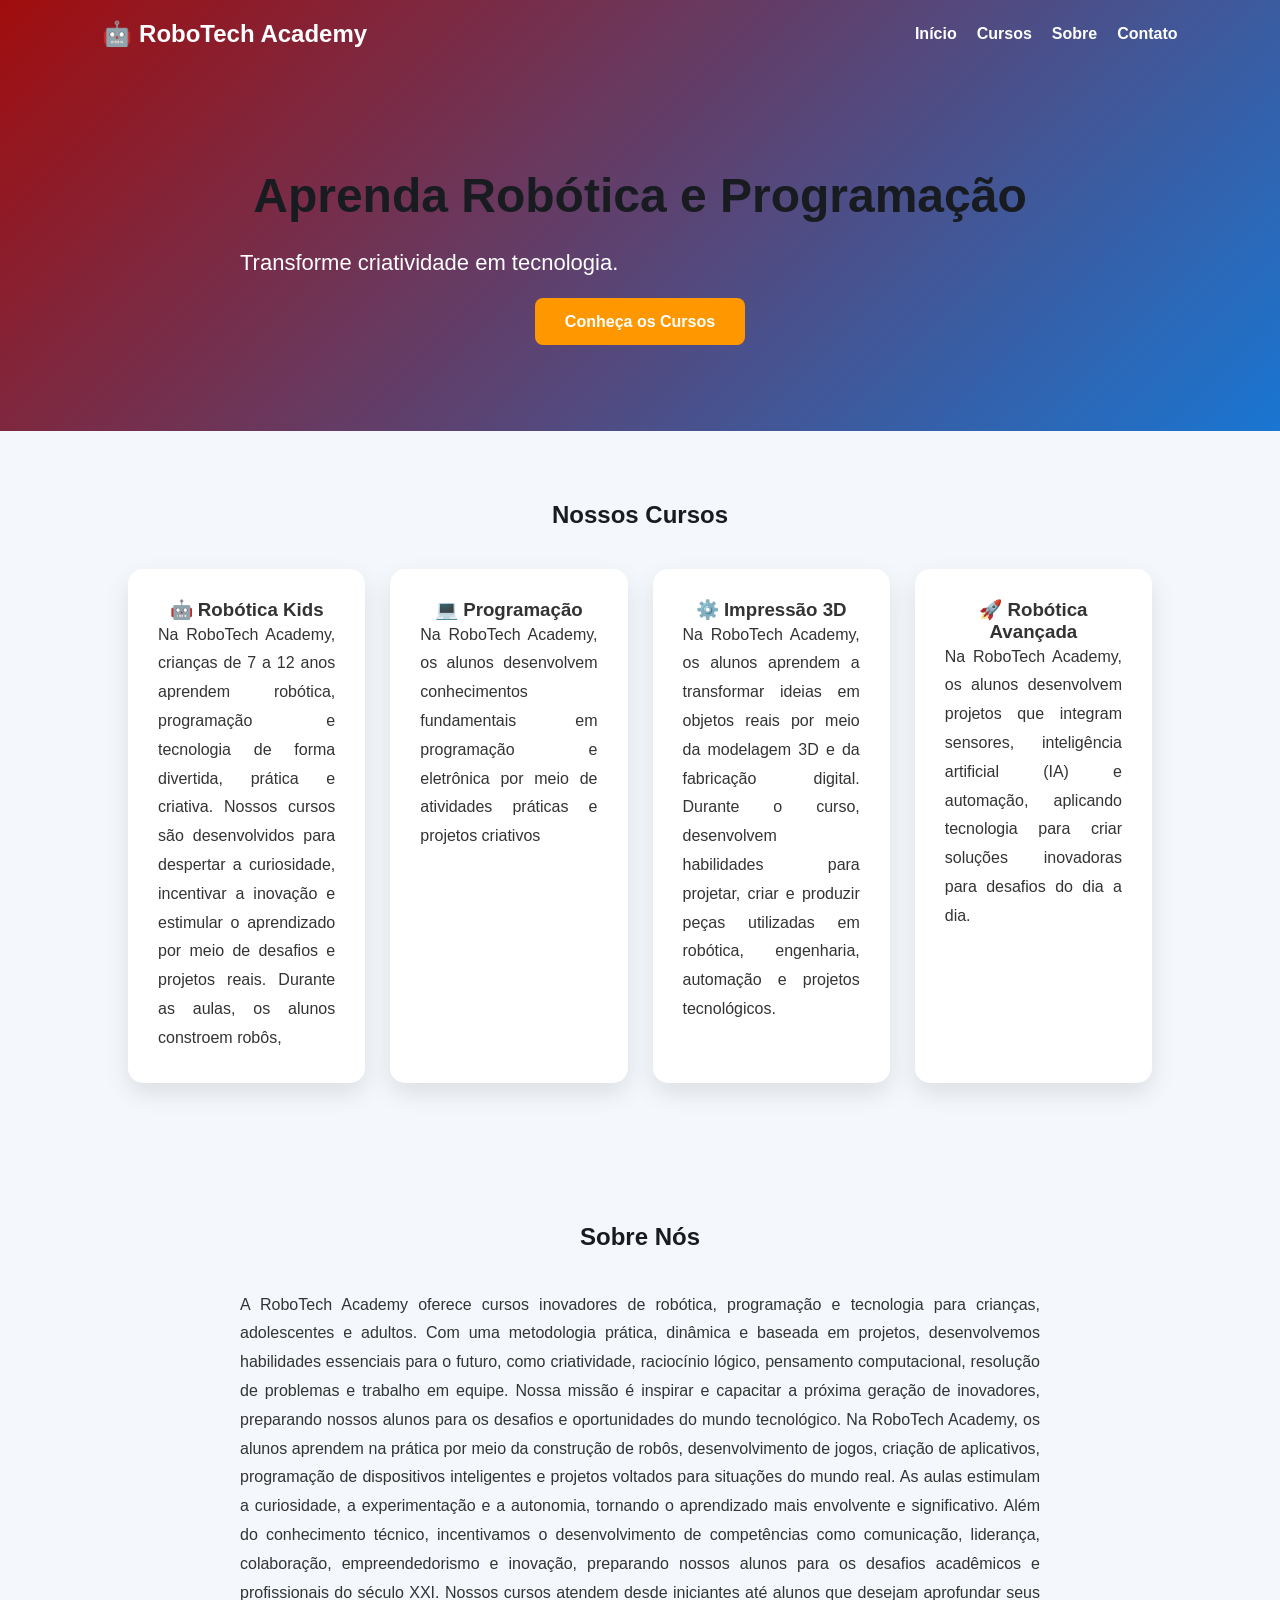
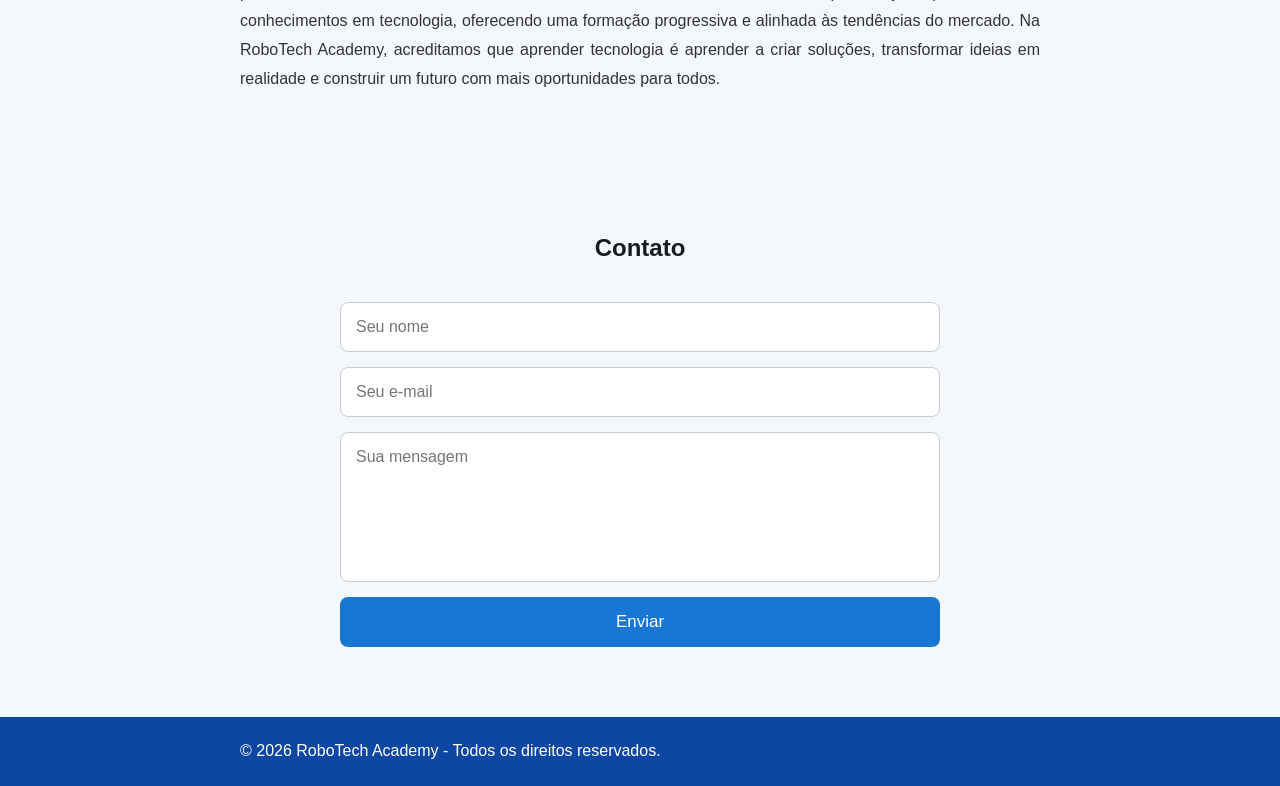
<file: escola robotica/index.html>
<!DOCTYPE html>
<html lang="pt-BR">
<head>
    <meta charset="UTF-8">
    <meta name="viewport" content="width=device-width, initial-scale=1.0">
    <title>RoboTech Academy</title>
    <link rel="stylesheet" href="style.css">
</head>
<body>

<header>
    <nav>
        <h1>🤖 RoboTech Academy</h1>
        <ul>
            <li><a href="#inicio">Início</a></li>
            <li><a href="#cursos">Cursos</a></li>
            <li><a href="#sobre">Sobre</a></li>
            <li><a href="#contato">Contato</a></li>
        </ul>
    </nav>

    <section id="inicio" class="hero">
        <h2>Aprenda Robótica e Programação</h2>
        <p>Transforme criatividade em tecnologia.</p>
        <a href="#cursos" class="botao">Conheça os Cursos</a>
    </section>
</header>

<main>

<section id="cursos">
    <h2>Nossos Cursos</h2>

    <div class="cards">

        <div class="card">
            <h3>🤖 Robótica Kids</h3>
            <p style="text-align: justify"> Na RoboTech Academy, crianças de 7 a 12 anos aprendem robótica, programação e tecnologia de forma divertida, prática e criativa. Nossos cursos são desenvolvidos para despertar a curiosidade, incentivar a inovação e estimular o aprendizado por meio de desafios e projetos reais.

Durante as aulas, os alunos constroem robôs, </p>
        </div>

        <div class="card">
            <h3>💻 Programação</h3>
            <p>Na RoboTech Academy, os alunos desenvolvem conhecimentos fundamentais em programação e eletrônica por meio de atividades práticas e projetos criativos</p>
        </div>

        <div class="card">
            <h3>⚙️ Impressão 3D</h3>
            <p>Na RoboTech Academy, os alunos aprendem a transformar ideias em objetos reais por meio da modelagem 3D e da fabricação digital. Durante o curso, desenvolvem habilidades para projetar, criar e produzir peças utilizadas em robótica, engenharia, automação e projetos tecnológicos.</p>
        </div>

        <div class="card">
            <h3>🚀 Robótica Avançada</h3>
            <p>Na RoboTech Academy, os alunos desenvolvem projetos que integram sensores, inteligência artificial (IA) e automação, aplicando tecnologia para criar soluções inovadoras para desafios do dia a dia.</p>
        </div>

    </div>
</section>

<section id="sobre">
    <h2>Sobre Nós</h2>
<p>A RoboTech Academy oferece cursos inovadores de robótica, programação e tecnologia para crianças, adolescentes e adultos. Com uma metodologia prática, dinâmica e baseada em projetos, desenvolvemos habilidades essenciais para o futuro, como criatividade, raciocínio lógico, pensamento computacional, resolução de problemas e trabalho em equipe.

Nossa missão é inspirar e capacitar a próxima geração de inovadores, preparando nossos alunos para os desafios e oportunidades do mundo tecnológico.

Na RoboTech Academy, os alunos aprendem na prática por meio da construção de robôs, desenvolvimento de jogos, criação de aplicativos, programação de dispositivos inteligentes e projetos voltados para situações do mundo real. As aulas estimulam a curiosidade, a experimentação e a autonomia, tornando o aprendizado mais envolvente e significativo.

Além do conhecimento técnico, incentivamos o desenvolvimento de competências como comunicação, liderança, colaboração, empreendedorismo e inovação, preparando nossos alunos para os desafios acadêmicos e profissionais do século XXI.

Nossos cursos atendem desde iniciantes até alunos que desejam aprofundar seus conhecimentos em tecnologia, oferecendo uma formação progressiva e alinhada às tendências do mercado.

Na RoboTech Academy, acreditamos que aprender tecnologia é aprender a criar soluções, transformar ideias em realidade e construir um futuro com mais oportunidades para todos.</p>
</section>

<section id="contato">
    <h2>Contato</h2>

    <form>
        <input type="text" placeholder="Seu nome" required>

        <input type="email" placeholder="Seu e-mail" required>

        <textarea placeholder="Sua mensagem"></textarea>

        <button type="submit">Enviar</button>
    </form>
</section>

</main>

<footer>
    <p>© 2026 RoboTech Academy - Todos os direitos reservados.</p>
</footer>

</body>
</html>
</file>
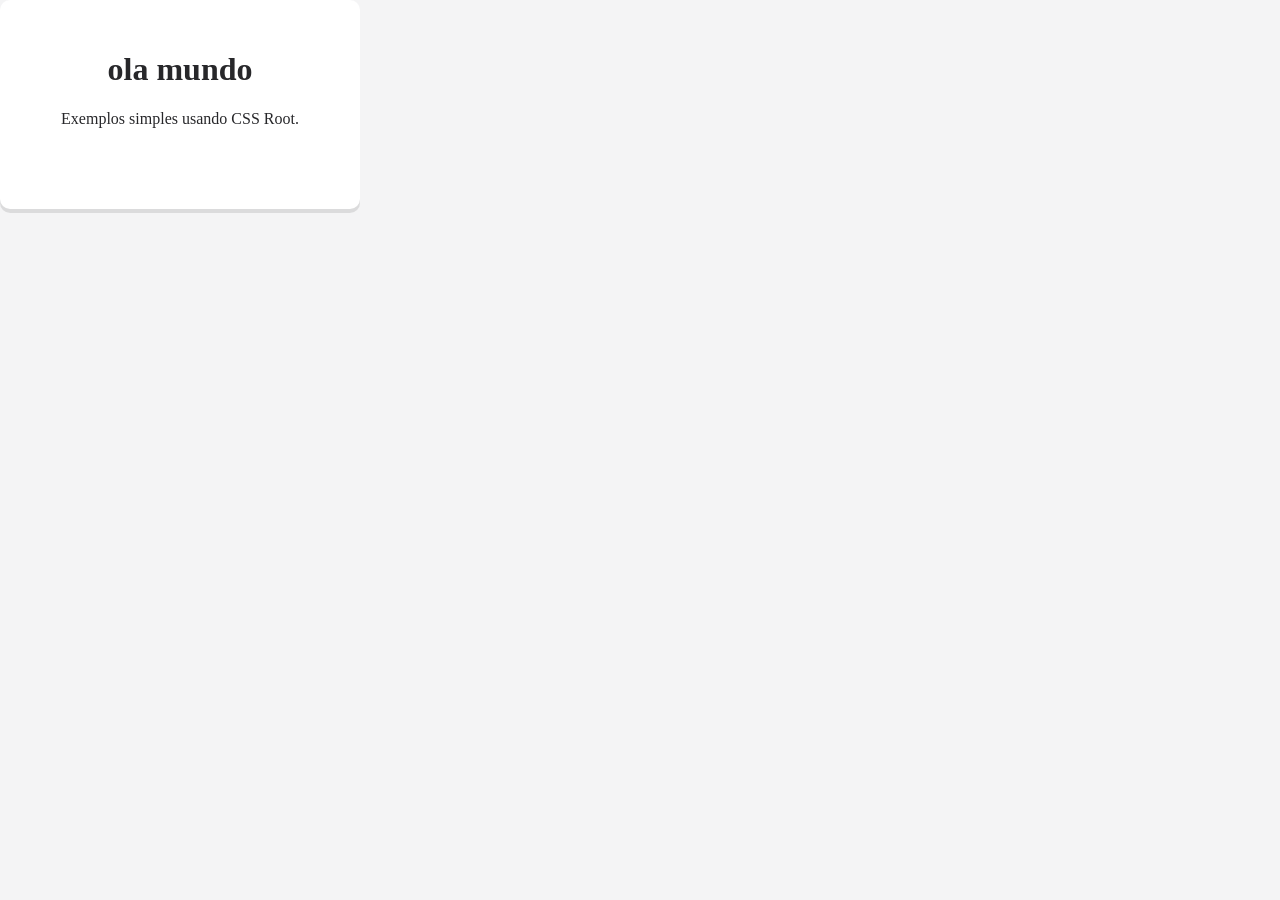
<file: variaveis/index.html>
<!DOCTYPE html>
<html lang="en">
<head>
    <meta charset="UTF-8">
    <meta name="viewport" content="width=device-width, initial-scale=1.0">
<link rel="stylesheet" href="style.css">
    <title>Document</title>
</head>
<body>
    <div class="caixa">
    <h1>ola mundo</h1>

    <p>Exemplos simples usando CSS Root.</p>

    <button>Clique Aqui</button>
    </div>
</body>
</html>
</file>
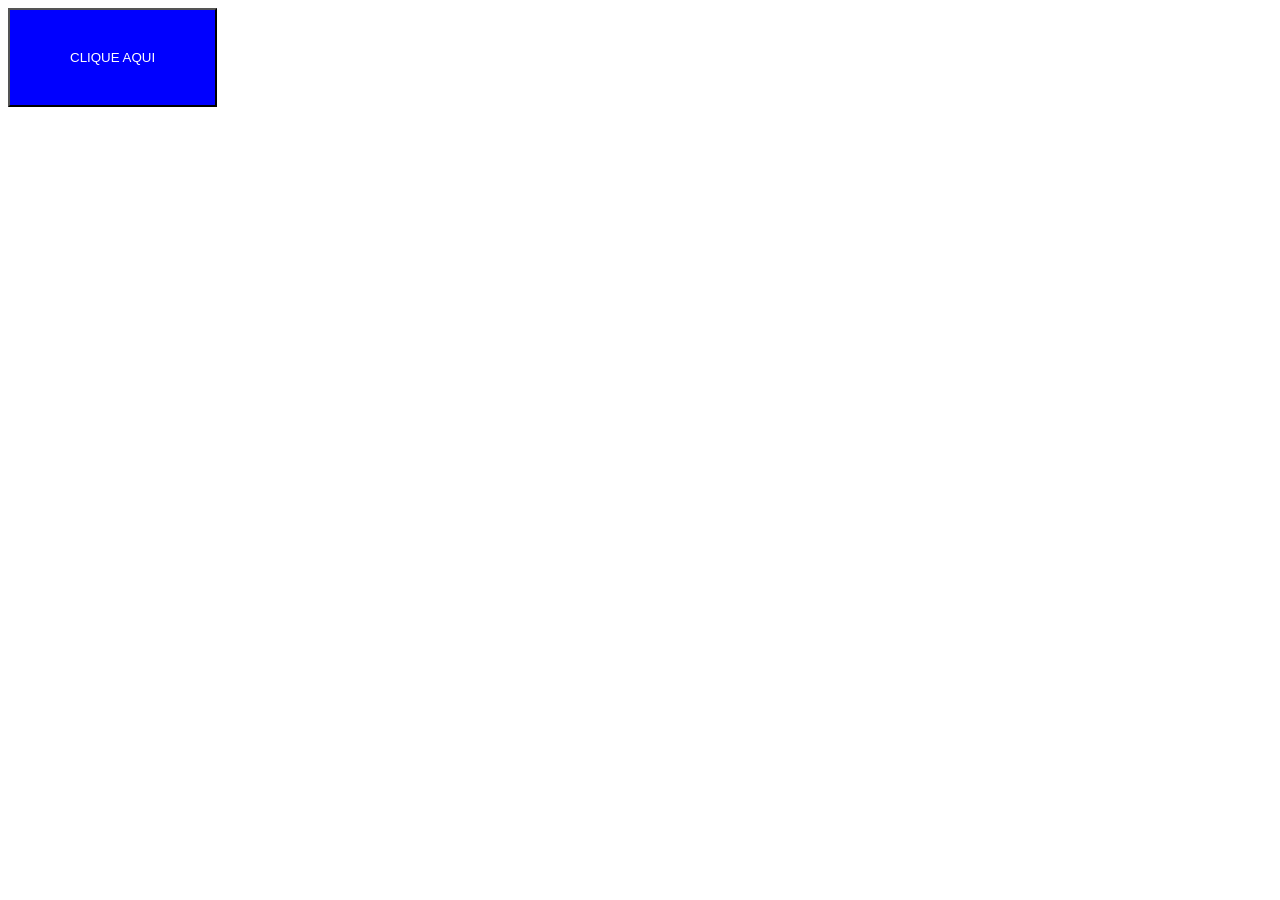
<file: portfólio-Rcaso/atividade.html>
<!DOCTYPE html>
<html lang="en">
<head>
    <meta charset="UTF-8">
    <meta name="viewport" content="width=device-width, initial-scale=1.0">
    <link rel="stylesheet" href="atividade.css">
    <title>Document</title>
</head>
<body>
    <button>CLIQUE AQUI</button>
</body>
</html>
</file>
<file: escola robotica/style.css>
*{
    margin:0;
    padding:0;
    box-sizing:border-box;
    font-family:Arial, Helvetica, sans-serif;
}

body{
    background:#f4f7fb;
    color:#333;
}

header{
    background:linear-gradient(135deg,#a10d0d,#1976d2);
    color:white;
}

nav{
    display:flex;
    justify-content:space-between;
    align-items:center;
    padding:20px 8%;
}

nav ul{
    display:flex;
    list-style:none;
    gap:20px;
}

nav a{
    color:white;
    text-decoration:none;
    font-weight:bold;
}

.hero{
    text-align:center;
    padding:100px 20px;
}

.hero h2{
    font-size:48px;
    margin-bottom:20px;
}

.hero p{
    font-size:22px;
    margin-bottom:30px;
}

.botao{
    background:#ff9800;
    color:white;
    padding:15px 30px;
    text-decoration:none;
    border-radius:8px;
    font-weight:bold;
    transition:.3s;
}

.botao:hover{
    background:#fb8c00;
}

section{
    padding:70px 10%;
}

section h2{
    text-align:center;
    margin-bottom:40px;
    color:#181c21;
}

.cards{
    display:grid;
    grid-template-columns:repeat(auto-fit,minmax(220px,1fr));
    gap:25px;
}

p {
    text-align: justify;
    line-height: 1.8;
    max-width: 800px;
    margin: 0 auto;
}

.card{
    background:white;
    padding:30px;
    border-radius:15px;
    text-align:center;
    box-shadow:0 10px 25px rgba(0,0,0,.1);
    transition:.3s;
}

.card:hover{
    transform:translateY(-8px);
}

form{
    max-width:600px;
    margin:auto;
    display:flex;
    flex-direction:column;
    gap:15px;
}

input, textarea{
    padding:15px;
    border:1px solid #ccc;
    border-radius:8px;
    font-size:16px;
}

textarea{
    height:150px;
    resize:none;
}

button{
    padding:15px;
    background:#1976d2;
    color:white;
    border:none;
    border-radius:8px;
    cursor:pointer;
    font-size:17px;
}

button:hover{
    background:#0d47a1;
}

footer{
    background:#0d47a1;
    color:white;
    text-align:center;
    padding:20px;
}
</file>
<file: variaveis/style.css>
:root{
--cor-primaria:
--cor-secundaria:#6366f1;
--cor-fundo:#f4f4f5;
--cor-texto:#27272a;
--cor-branca:#ffffff;

--fonte-principal: Arial, sans-serif;

--borda-radius: 10px;
--sombra: 0 4px rgba(0, 0, 0,0.1);
}

body {
    margin: 0;
    padding: 0;
    font-family: var(--cor-branca);
    background-color: var(--cor-fundo);
    color: var( --cor-texto);

    display: flex;
    justify-self: center;
    align-items: center;

}


.caixa{
    background-color: var(--cor-branca);
    padding: 30px;
    border-radius: var(--borda-radius);
    box-shadow: var(--sombra);
    text-align: center;
    width: 300px;
}

h1{
    color: var(--cor-primaria)
}

button{
    background-color: var(--cor-primaria);
    color:white;
    border: none;
    padding: 10px 20px;
    cursor: pointer;
}

button:houver{
    background-color: var(--cor-secundaria)
}
</file>
<file: portfólio-Rcaso/atividade.css>
button{
    position: relative;
    background-color: blue;
    color: white;
    padding: 40px 60px;

    animation: animação 5s infinite ;
}

@keyframes animação {
    from{
        left: 0;
        background-color: rgb(0,0,0);
    }

    to{
        left: 300px;
        background-color: red;

    }
}
</file>
